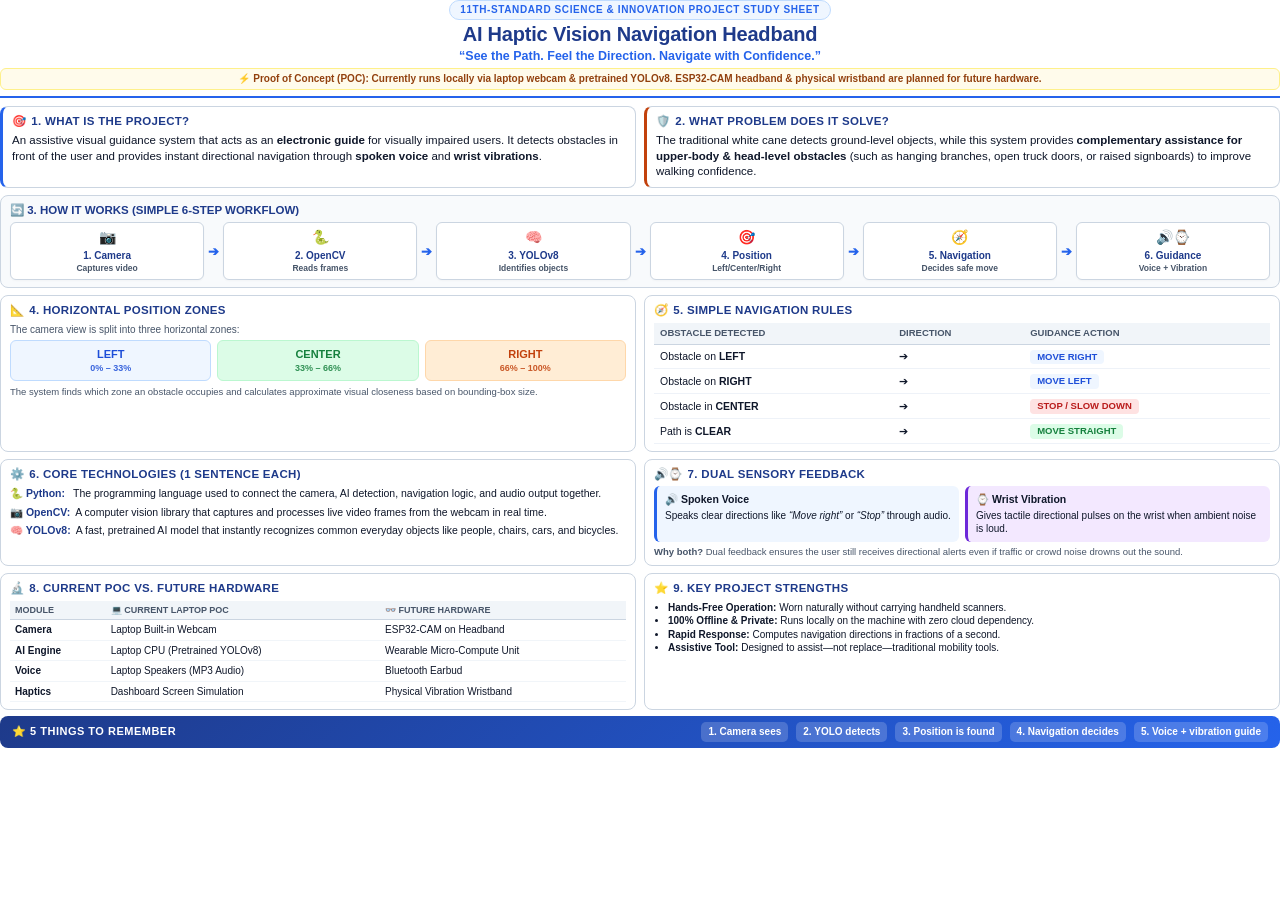
<file: PROJECT_EXPLANATION_11TH_STUDENT.html>
<!DOCTYPE html>
<html lang="en">
<head>
<meta charset="UTF-8">
<meta name="viewport" content="width=device-width, initial-scale=1.0">
<title>AI Haptic Vision Navigation Headband — Student Study Material</title>
<style>
  @page {
    size: A4 portrait;
    margin: 8mm 10mm 8mm 10mm;
  }
  :root {
    --primary: #1e3a8a;
    --accent: #2563eb;
    --navy: #0f172a;
    --green: #15803d;
    --green-bg: #dcfce7;
    --orange: #c2410c;
    --orange-bg: #ffedd5;
    --red: #b91c1c;
    --red-bg: #fee2e2;
    --purple: #6d28d9;
    --purple-bg: #f3e8ff;
    --blue-bg: #eff6ff;
    --border: #cbd5e1;
    --mut: #475569;
  }
  * {
    box-sizing: border-box;
    margin: 0;
    padding: 0;
    font-family: -apple-system, BlinkMacSystemFont, "Segoe UI", Roboto, Helvetica, Arial, sans-serif;
    -webkit-print-color-adjust: exact !important;
    print-color-adjust: exact !important;
  }
  body {
    background: #ffffff;
    color: var(--navy);
    font-size: 11.5px;
    line-height: 1.35;
    width: 100%;
  }
  .container {
    max-width: 100%;
    margin: 0 auto;
  }
  /* Header */
  header {
    text-align: center;
    border-bottom: 2px solid var(--accent);
    padding-bottom: 6px;
    margin-bottom: 8px;
  }
  .badge-tag {
    display: inline-block;
    background: var(--blue-bg);
    color: var(--accent);
    font-size: 10px;
    font-weight: 800;
    text-transform: uppercase;
    letter-spacing: 0.6px;
    padding: 2px 10px;
    border-radius: 12px;
    border: 1px solid #bfdbfe;
    margin-bottom: 3px;
  }
  h1 {
    font-size: 20px;
    color: var(--primary);
    font-weight: 900;
    letter-spacing: -0.2px;
    line-height: 1.15;
  }
  .tagline {
    font-size: 12.5px;
    font-weight: 700;
    color: var(--accent);
    margin-top: 2px;
  }
  .poc-banner {
    display: block;
    background: #fffbeb;
    border: 1px solid #fef08a;
    color: #92400e;
    font-size: 10px;
    font-weight: 700;
    border-radius: 6px;
    padding: 3px 8px;
    margin-top: 4px;
    text-align: center;
  }
  /* Grids */
  .grid-2 {
    display: grid;
    grid-template-columns: 1fr 1fr;
    gap: 8px;
    margin-bottom: 7px;
  }
  .card {
    border: 1px solid var(--border);
    border-radius: 8px;
    padding: 7px 9px;
    background: #ffffff;
  }
  .card h2 {
    font-size: 11.5px;
    font-weight: 800;
    color: var(--primary);
    margin-bottom: 4px;
    display: flex;
    align-items: center;
    gap: 5px;
    text-transform: uppercase;
    letter-spacing: 0.3px;
  }
  /* Workflow */
  .workflow-card {
    border: 1px solid var(--border);
    border-radius: 8px;
    padding: 7px 9px;
    background: #f8fafc;
    margin-bottom: 7px;
  }
  .wf-strip {
    display: flex;
    align-items: center;
    justify-content: space-between;
    gap: 4px;
    margin-top: 4px;
  }
  .wf-step {
    flex: 1;
    background: #ffffff;
    border: 1px solid #cbd5e1;
    border-radius: 6px;
    padding: 5px 3px;
    text-align: center;
    font-size: 9.5px;
    font-weight: 700;
    box-shadow: 0 1px 2px rgba(0,0,0,0.03);
  }
  .wf-step .icon { font-size: 14px; display: block; margin-bottom: 2px; }
  .wf-step span { color: var(--primary); display: block; font-size: 10px; }
  .wf-step small { color: var(--mut); font-size: 8.5px; font-weight: 600; display: block; }
  .wf-arrow { color: var(--accent); font-weight: 900; font-size: 13px; }

  /* Horizontal Zones */
  .zones-wrapper {
    display: grid;
    grid-template-columns: 1fr 1fr 1fr;
    gap: 6px;
    text-align: center;
    margin-top: 4px;
  }
  .z-box {
    padding: 6px 4px;
    border-radius: 6px;
    font-weight: 800;
    font-size: 11px;
  }
  .z-box small { display: block; font-size: 9px; font-weight: 600; opacity: 0.85; }
  .z-l { background: var(--blue-bg); color: #1d4ed8; border: 1px solid #bfdbfe; }
  .z-c { background: var(--green-bg); color: #15803d; border: 1px solid #bbf7d0; }
  .z-r { background: var(--orange-bg); color: #c2410c; border: 1px solid #fed7aa; }

  /* Navigation Table */
  table.compact-table {
    width: 100%;
    border-collapse: collapse;
    font-size: 10.5px;
    margin-top: 3px;
  }
  table.compact-table th {
    background: #f1f5f9;
    color: var(--mut);
    font-size: 9.5px;
    text-transform: uppercase;
    padding: 4px 6px;
    text-align: left;
    border-bottom: 1px solid var(--border);
  }
  table.compact-table td {
    padding: 4px 6px;
    border-bottom: 1px solid #eef2f8;
  }
  .pill {
    display: inline-block;
    padding: 1px 7px;
    border-radius: 4px;
    font-weight: 800;
    font-size: 9.5px;
    white-space: nowrap;
  }
  .pill.blue { background: var(--blue-bg); color: #1d4ed8; }
  .pill.green { background: var(--green-bg); color: #15803d; }
  .pill.red { background: var(--red-bg); color: #b91c1c; }

  /* Tech explanations */
  .tech-item {
    margin-bottom: 4px;
    font-size: 10.5px;
    display: flex;
    gap: 5px;
  }
  .tech-item:last-child { margin-bottom: 0; }
  .tech-item b { color: var(--primary); min-width: 58px; }

  /* Voice vs Vibration Comparison Block */
  .feedback-dual-grid {
    display: grid;
    grid-template-columns: 1fr 1fr;
    gap: 6px;
    margin-top: 4px;
  }
  .fb-card {
    border-radius: 6px;
    padding: 6px 8px;
    font-size: 10px;
  }
  .fb-card.voice {
    background: var(--blue-bg);
    border-left: 3px solid var(--accent);
  }
  .fb-card.vibe {
    background: var(--purple-bg);
    border-left: 3px solid var(--purple);
  }
  .fb-card b {
    display: flex;
    align-items: center;
    gap: 4px;
    color: var(--navy);
    font-size: 10.5px;
    margin-bottom: 2px;
  }

  /* POC vs Future Table */
  table.future-table {
    width: 100%;
    border-collapse: collapse;
    font-size: 10px;
    margin-top: 3px;
  }
  table.future-table th {
    background: #f1f5f9;
    padding: 3px 5px;
    font-size: 9px;
    text-transform: uppercase;
    color: var(--mut);
    text-align: left;
    border-bottom: 1px solid var(--border);
  }
  table.future-table td {
    padding: 3px 5px;
    border-bottom: 1px solid #f1f5f9;
  }

  /* Remember Box */
  .remember-box {
    background: linear-gradient(135deg, #1e3a8a, #2563eb);
    color: #ffffff;
    border-radius: 8px;
    padding: 6px 12px;
    margin-top: 6px;
    display: flex;
    align-items: center;
    justify-content: space-between;
  }
  .remember-box h3 {
    font-size: 11px;
    font-weight: 900;
    letter-spacing: 0.5px;
  }
  .remember-points {
    display: flex;
    gap: 8px;
  }
  .rem-pt {
    background: rgba(255,255,255,0.18);
    padding: 3px 7px;
    border-radius: 5px;
    font-size: 10px;
    font-weight: 700;
    white-space: nowrap;
  }
</style>
</head>
<body>

<div class="container">
  <!-- Header -->
  <header>
    <div class="badge-tag">11th-Standard Science &amp; Innovation Project Study Sheet</div>
    <h1>AI Haptic Vision Navigation Headband</h1>
    <div class="tagline">“See the Path. Feel the Direction. Navigate with Confidence.”</div>
    <div class="poc-banner">
      ⚡ <b>Proof of Concept (POC):</b> Currently runs locally via laptop webcam &amp; pretrained YOLOv8. ESP32-CAM headband &amp; physical wristband are planned for future hardware.
    </div>
  </header>

  <!-- Row 1: What it is & Problem it solves -->
  <div class="grid-2">
    <div class="card" style="border-left: 3px solid var(--accent);">
      <h2><span>🎯</span> 1. What is the Project?</h2>
      <p>An assistive visual guidance system that acts as an <b>electronic guide</b> for visually impaired users. It detects obstacles in front of the user and provides instant directional navigation through <b>spoken voice</b> and <b>wrist vibrations</b>.</p>
    </div>
    <div class="card" style="border-left: 3px solid var(--orange);">
      <h2><span>🛡️</span> 2. What Problem Does It Solve?</h2>
      <p>The traditional white cane detects ground-level objects, while this system provides <b>complementary assistance for upper-body &amp; head-level obstacles</b> (such as hanging branches, open truck doors, or raised signboards) to improve walking confidence.</p>
    </div>
  </div>

  <!-- Row 2: Workflow Diagram -->
  <div class="workflow-card">
    <h2 style="font-size: 11.5px; color: var(--primary); font-weight: 800; text-transform: uppercase;">
      <span>🔄</span> 3. How It Works (Simple 6-Step Workflow)
    </h2>
    <div class="wf-strip">
      <div class="wf-step">
        <span class="icon">📷</span>
        <span>1. Camera</span>
        <small>Captures video</small>
      </div>
      <div class="wf-arrow">➔</div>
      <div class="wf-step">
        <span class="icon">🐍</span>
        <span>2. OpenCV</span>
        <small>Reads frames</small>
      </div>
      <div class="wf-arrow">➔</div>
      <div class="wf-step">
        <span class="icon">🧠</span>
        <span>3. YOLOv8</span>
        <small>Identifies objects</small>
      </div>
      <div class="wf-arrow">➔</div>
      <div class="wf-step">
        <span class="icon">🎯</span>
        <span>4. Position</span>
        <small>Left/Center/Right</small>
      </div>
      <div class="wf-arrow">➔</div>
      <div class="wf-step">
        <span class="icon">🧭</span>
        <span>5. Navigation</span>
        <small>Decides safe move</small>
      </div>
      <div class="wf-arrow">➔</div>
      <div class="wf-step">
        <span class="icon">🔊⌚</span>
        <span>6. Guidance</span>
        <small>Voice + Vibration</small>
      </div>
    </div>
  </div>

  <!-- Row 3: Position Zones & Navigation Rules Table -->
  <div class="grid-2">
    <div class="card">
      <h2><span>📐</span> 4. Horizontal Position Zones</h2>
      <p style="font-size: 10px; color: var(--mut); margin-bottom: 2px;">The camera view is split into three horizontal zones:</p>
      <div class="zones-wrapper">
        <div class="z-box z-l">LEFT<small>0% – 33%</small></div>
        <div class="z-box z-c">CENTER<small>33% – 66%</small></div>
        <div class="z-box z-r">RIGHT<small>66% – 100%</small></div>
      </div>
      <p style="font-size: 9.5px; color: var(--mut); margin-top: 5px;">
        The system finds which zone an obstacle occupies and calculates approximate visual closeness based on bounding-box size.
      </p>
    </div>

    <div class="card">
      <h2><span>🧭</span> 5. Simple Navigation Rules</h2>
      <table class="compact-table">
        <thead>
          <tr>
            <th>Obstacle Detected</th>
            <th>Direction</th>
            <th>Guidance Action</th>
          </tr>
        </thead>
        <tbody>
          <tr>
            <td>Obstacle on <b>LEFT</b></td>
            <td>➔</td>
            <td><span class="pill blue">MOVE RIGHT</span></td>
          </tr>
          <tr>
            <td>Obstacle on <b>RIGHT</b></td>
            <td>➔</td>
            <td><span class="pill blue">MOVE LEFT</span></td>
          </tr>
          <tr>
            <td>Obstacle in <b>CENTER</b></td>
            <td>➔</td>
            <td><span class="pill red">STOP / SLOW DOWN</span></td>
          </tr>
          <tr>
            <td>Path is <b>CLEAR</b></td>
            <td>➔</td>
            <td><span class="pill green">MOVE STRAIGHT</span></td>
          </tr>
        </tbody>
      </table>
    </div>
  </div>

  <!-- Row 4: Tech Stack (1 Sentence Each) & Dual Feedback Comparison -->
  <div class="grid-2">
    <div class="card">
      <h2><span>⚙️</span> 6. Core Technologies (1 Sentence Each)</h2>
      <div class="tech-item">
        <b>🐍 Python:</b>
        <span>The programming language used to connect the camera, AI detection, navigation logic, and audio output together.</span>
      </div>
      <div class="tech-item">
        <b>📷 OpenCV:</b>
        <span>A computer vision library that captures and processes live video frames from the webcam in real time.</span>
      </div>
      <div class="tech-item">
        <b>🧠 YOLOv8:</b>
        <span>A fast, pretrained AI model that instantly recognizes common everyday objects like people, chairs, cars, and bicycles.</span>
      </div>
    </div>

    <div class="card">
      <h2><span>🔊⌚</span> 7. Dual Sensory Feedback</h2>
      <div class="feedback-dual-grid">
        <div class="fb-card voice">
          <b>🔊 Spoken Voice</b>
          <span>Speaks clear directions like <i>“Move right”</i> or <i>“Stop”</i> through audio.</span>
        </div>
        <div class="fb-card vibe">
          <b>⌚ Wrist Vibration</b>
          <span>Gives tactile directional pulses on the wrist when ambient noise is loud.</span>
        </div>
      </div>
      <p style="font-size: 9.5px; color: var(--mut); margin-top: 4px;">
        <b>Why both?</b> Dual feedback ensures the user still receives directional alerts even if traffic or crowd noise drowns out the sound.
      </p>
    </div>
  </div>

  <!-- Row 5: POC vs Future Hardware & 5 Things to Remember -->
  <div class="grid-2" style="margin-bottom: 4px;">
    <div class="card">
      <h2><span>🔬</span> 8. Current POC vs. Future Hardware</h2>
      <table class="future-table">
        <thead>
          <tr>
            <th>Module</th>
            <th>💻 Current Laptop POC</th>
            <th>👓 Future Hardware</th>
          </tr>
        </thead>
        <tbody>
          <tr>
            <td><b>Camera</b></td>
            <td>Laptop Built-in Webcam</td>
            <td>ESP32-CAM on Headband</td>
          </tr>
          <tr>
            <td><b>AI Engine</b></td>
            <td>Laptop CPU (Pretrained YOLOv8)</td>
            <td>Wearable Micro-Compute Unit</td>
          </tr>
          <tr>
            <td><b>Voice</b></td>
            <td>Laptop Speakers (MP3 Audio)</td>
            <td>Bluetooth Earbud</td>
          </tr>
          <tr>
            <td><b>Haptics</b></td>
            <td>Dashboard Screen Simulation</td>
            <td>Physical Vibration Wristband</td>
          </tr>
        </tbody>
      </table>
    </div>

    <div class="card">
      <h2><span>⭐</span> 9. Key Project Strengths</h2>
      <ul style="padding-left: 14px; font-size: 10px; margin-top: 2px;">
        <li><b>Hands-Free Operation:</b> Worn naturally without carrying handheld scanners.</li>
        <li><b>100% Offline &amp; Private:</b> Runs locally on the machine with zero cloud dependency.</li>
        <li><b>Rapid Response:</b> Computes navigation directions in fractions of a second.</li>
        <li><b>Assistive Tool:</b> Designed to assist—not replace—traditional mobility tools.</li>
      </ul>
    </div>
  </div>

  <!-- Footer Remember Box -->
  <div class="remember-box">
    <h3>⭐ 5 THINGS TO REMEMBER</h3>
    <div class="remember-points">
      <div class="rem-pt">1. Camera sees</div>
      <div class="rem-pt">2. YOLO detects</div>
      <div class="rem-pt">3. Position is found</div>
      <div class="rem-pt">4. Navigation decides</div>
      <div class="rem-pt">5. Voice + vibration guide</div>
    </div>
  </div>
</div>

</body>
</html>
</file>
